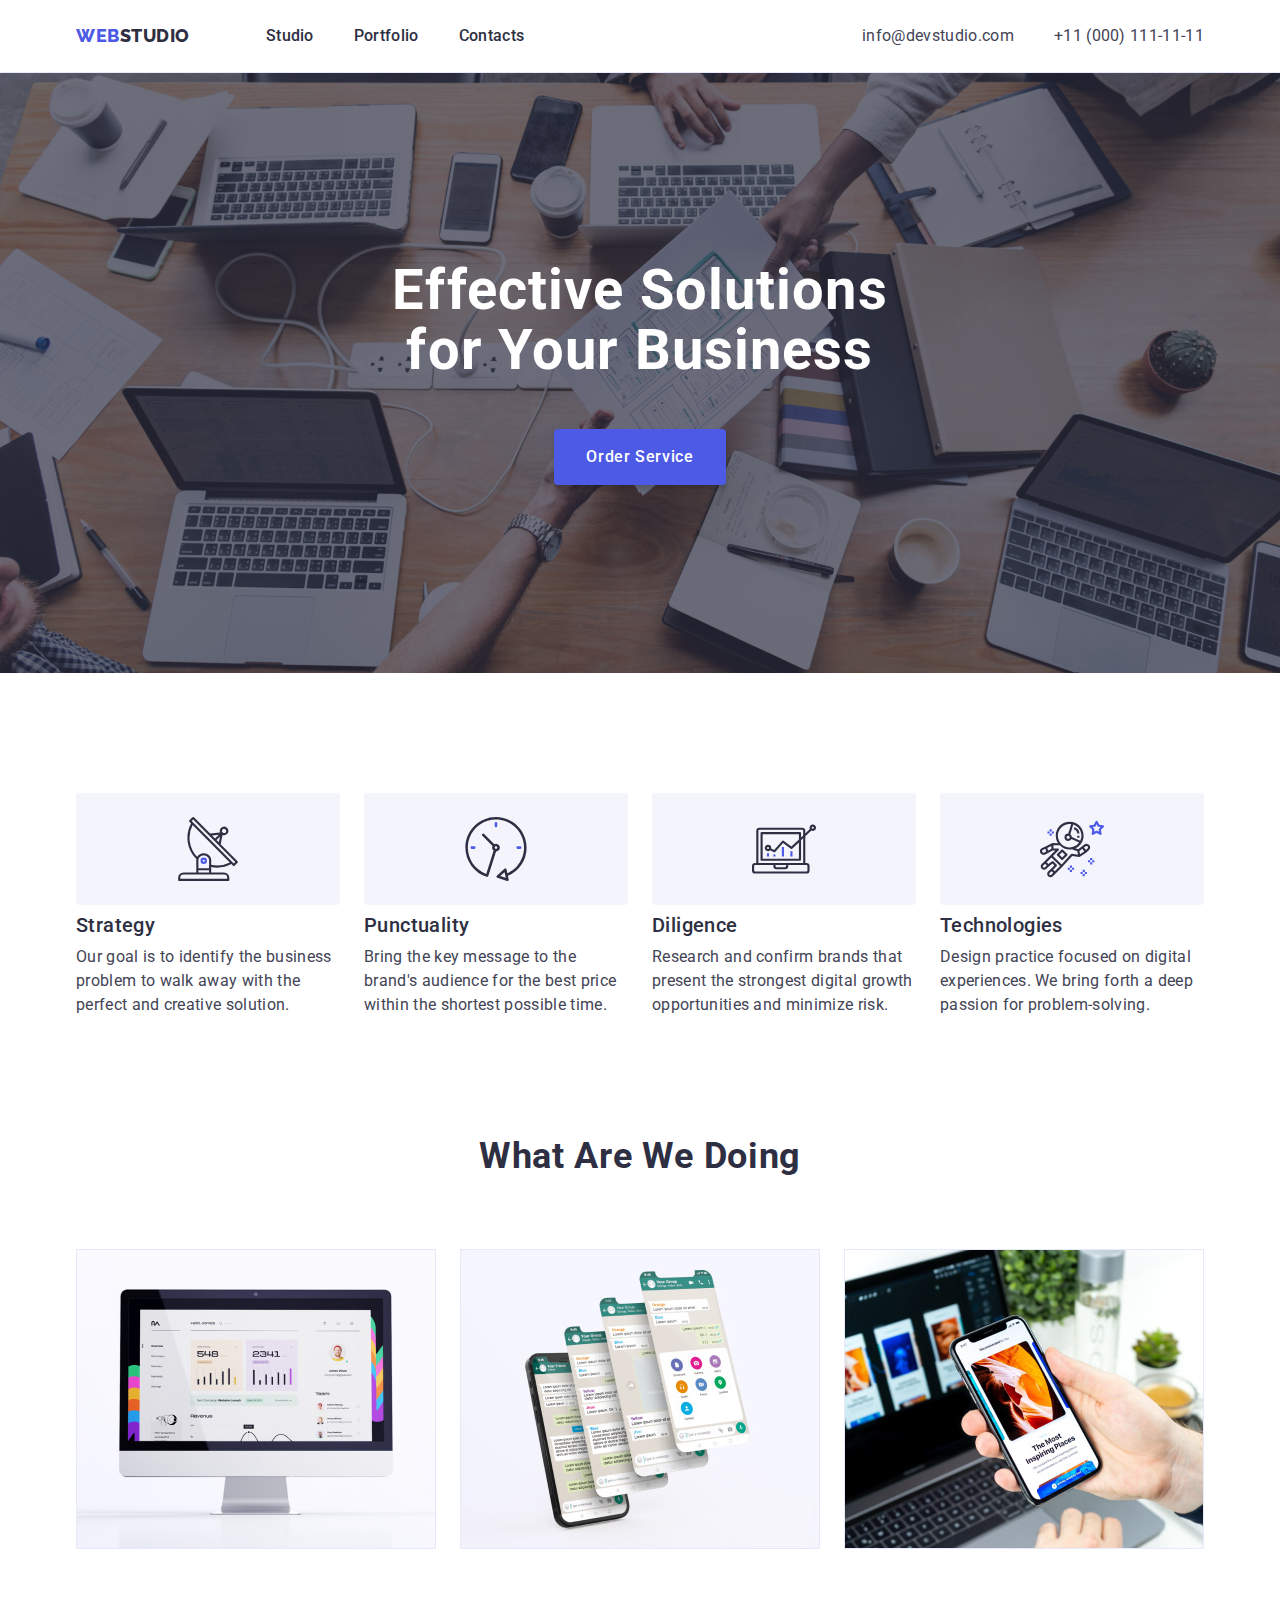
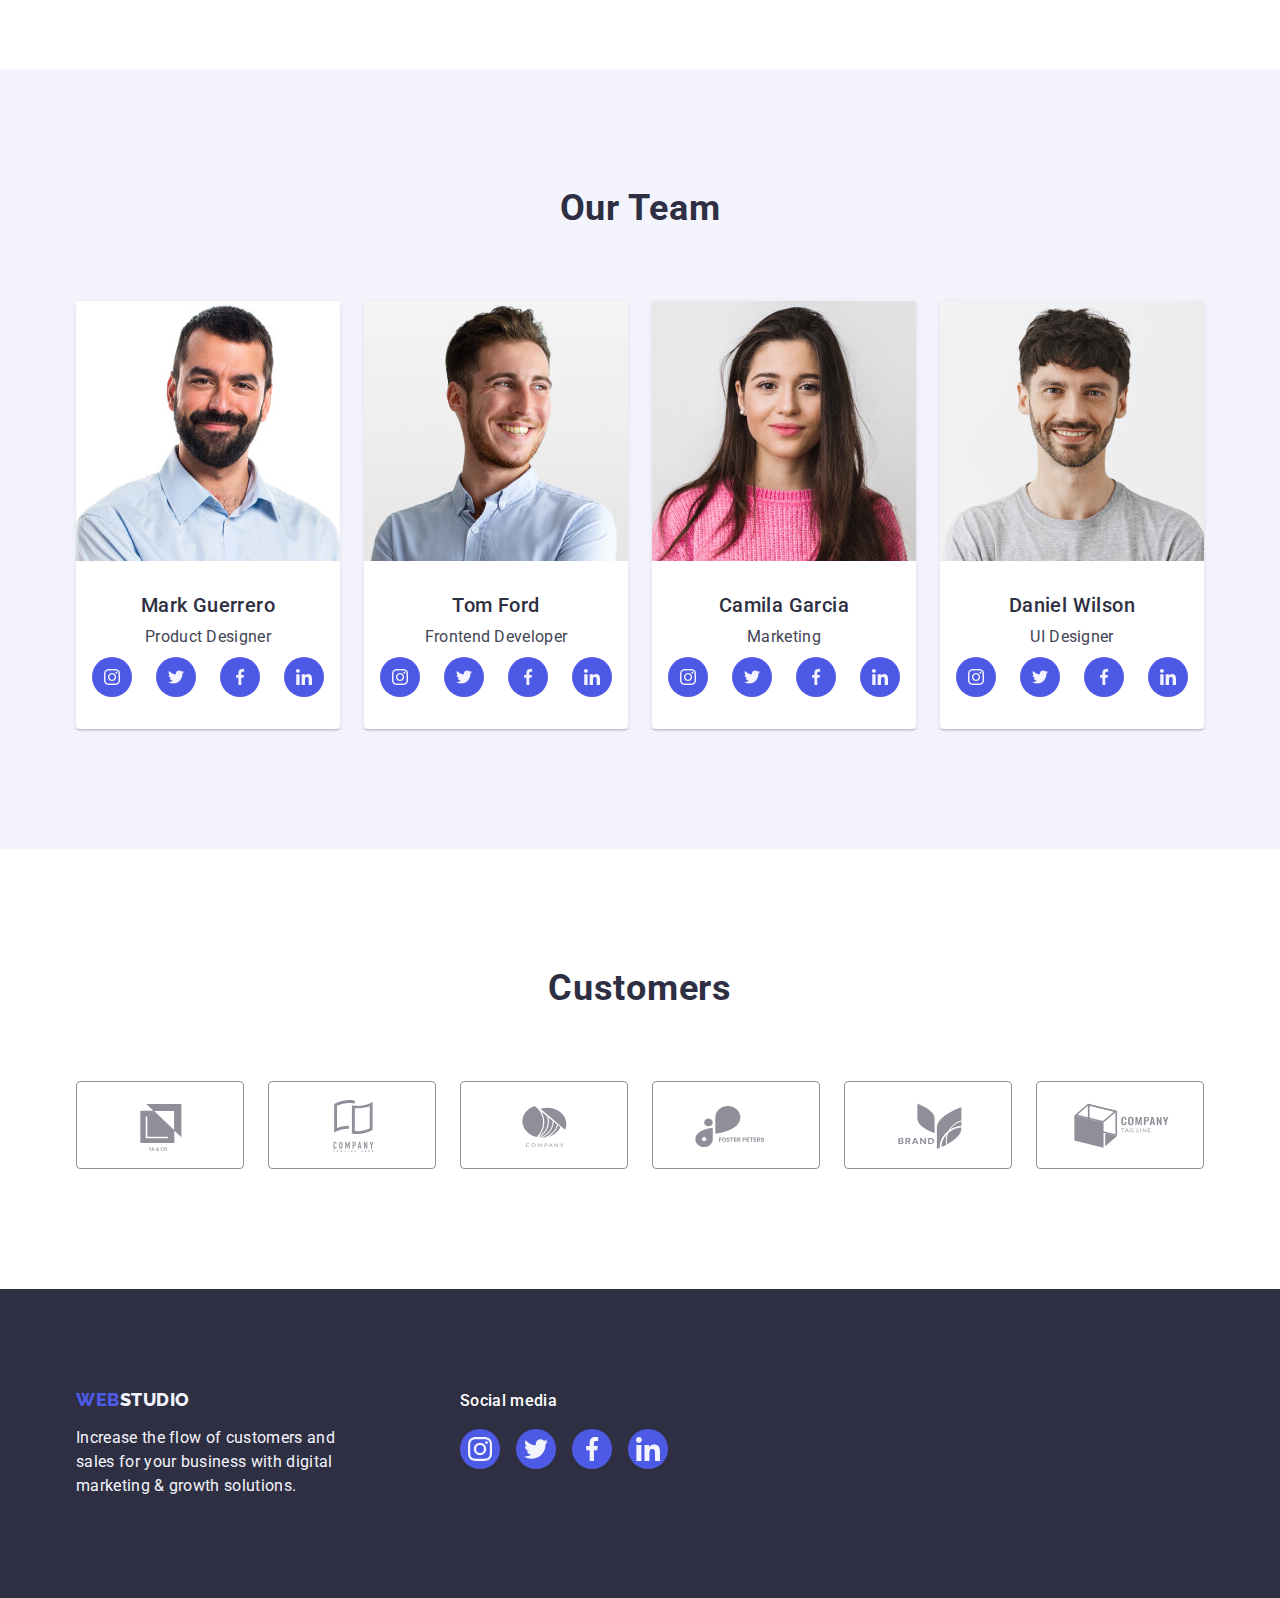
<file: index.html>
<!DOCTYPE html>
<html lang="en">
  <head>
    <meta charset="UTF-8" />
    <meta http-equiv="X-UA-Compatible" content="IE=edge" />
    <meta name="viewport" content="width=device-width, initial-scale=1.0" />
    <link rel="preconnect" href="https://fonts.googleapis.com" />
    <link rel="preconnect" href="https://fonts.gstatic.com" crossorigin />
    <link
      href="https://fonts.googleapis.com/css2?family=Raleway:wght@800&family=Roboto:wght@400;500;700&display=swap"
      rel="stylesheet"
    />
    <link
      rel="stylesheet"
      href="https://cdn.jsdelivr.net/npm/modern-normalize@1.1.0/modern-normalize.min.css"
    />
    <link rel="stylesheet" href="./css/styles.css" />
    <title>WEBSTUDIO</title>
  </head>
  <body>
    <header class="site-header">
      <div class="container header">
        <nav class="site-nav">
          <a class="logo-main link" href="./index.html"
            >Web<span class="logo-accent">Studio</span>
          </a>
          <ul class="list filter">
            <li class="nav">
              <a class="nav-item link" href="./index.html">Studio</a>
            </li>
            <li class="nav">
              <a class="nav-item link" href="./portfolio.html">Portfolio</a>
            </li>
            <li class="nav">
              <a class="nav-item link" href="">Contacts</a>
            </li>
          </ul>
        </nav>
        <address class="contact">
          <ul class="list contact-list">
            <li class="contact-card">
              <a class="contact-item link" href="mailto:info@devstudio.com"
                >info@devstudio.com</a
              >
            </li>
            <li class="contact-card">
              <a class="contact-item link" href="tel:+110001111111"
                >+11 (000) 111-11-11</a
              >
            </li>
          </ul>
        </address>
      </div>
    </header>

    <!--------------HERO (section 1)--------------------->
    <main>
      <section class="hero">
        <div class="container">
          <h1 class="hero-main">Effective Solutions for Your Business</h1>
          <button class="hero-button" type="button">Order Service</button>
        </div>
      </section>

      <!-------------Principles (section 2)-------------->
      <section class="principles">
        <div class="container">
          <h2 class="visually-hidden">Principles</h2>
          <ul class="list">
            <li class="principles-card">
              <div class="icon-card">
                <svg class="icon-principles" width="64" height="64">
                  <use href="./images/icons.svg#icon-antenna"></use>
                </svg>
              </div>
              <h3 class="principles-menu-name">Strategy</h3>
              <p class="principles-item-descr">
                Our goal is to identify the business problem to walk away with
                the perfect and creative solution.
              </p>
            </li>
            <li class="principles-card">
              <div class="icon-card">
                <svg class="icon-principles" width="64" height="64">
                  <use href="./images/icons.svg#icon-clock"></use>
                </svg>
              </div>
              <h3 class="principles-menu-name">Punctuality</h3>
              <p class="principles-item-descr">
                Bring the key message to the brand's audience for the best price
                within the shortest possible time.
              </p>
            </li>
            <li class="principles-card">
              <div class="icon-card">
                <svg class="icon-principles" width="64" height="64">
                  <use href="./images/icons.svg#icon-diagram"></use>
                </svg>
              </div>
              <h3 class="principles-menu-name">Diligence</h3>
              <p class="principles-item-descr">
                Research and confirm brands that present the strongest digital
                growth opportunities and minimize risk.
              </p>
            </li>
            <li class="principles-card">
              <div class="icon-card">
                <svg class="icon-principles" width="64" height="64">
                  <use href="./images/icons.svg#icon-astronaut"></use>
                </svg>
              </div>
              <h3 class="principles-menu-name">Technologies</h3>
              <p class="principles-item-descr">
                Design practice focused on digital experiences. We bring forth a
                deep passion for problem-solving.
              </p>
            </li>
          </ul>
        </div>
      </section>
      <!-- -----------GALLERY (section 3)------------------- -->
      <section class="gallery">
        <div class="container">
          <h2 class="gallery-name">What are we doing</h2>
          <ul class="list">
            <li class="gallery-list-item">
              <img
                src="./images/optim_size/Gallery/desktop.jpg"
                alt="Desktop"
                width="360"
              />
            </li>
            <li class="gallery-list-item">
              <img
                src="./images/optim_size/Gallery/phones.jpg"
                alt="Phones"
                width="360"
              />
            </li>
            <li class="gallery-list-item">
              <img
                src="./images/optim_size/Gallery/app.jpg"
                alt="Application"
                width="360"
              />
            </li>
          </ul>
        </div>
      </section>
      <!-- ----------OUR TEAM (section 4)----------------- -->
      <section class="team">
        <div class="container team-menu">
          <h2 class="team-list">Our Team</h2>
          <ul class="list team-item">
            <li class="team-card">
              <img
                src="./images/optim_size/Team/img1.jpg"
                alt="Product Designer Mark Guerrero"
                width="264"/>
              <div class="team-member">
                <h3 class="menu-name">Mark Guerrero</h3>
                <p class="item-descr">Product Designer</p>
              
                <ul class="list social-media">
                  <li class="social-media-item">
                    <a class="team-media-link" href="">
                      <svg class="icon-social-media" width="16" height="16">
                        <use href="./images/icons.svg#icon-instagram"></use>
                      </svg>
                    </a>
                  </li>
                  <li class="social-media-item">
                    <a class="team-media-link" href="">
                      <svg class="icon-social-media" width="16" height="16">
                        <use href="./images/icons.svg#icon-twitter"></use>
                      </svg>
                    </a>
                  </li>
                  <li class="social-media-item">
                    <a class="team-media-link" href="">
                      <svg class="icon-social-media" width="16" height="16">
                        <use href="./images/icons.svg#icon-facebook"></use>
                      </svg>
                    </a>
                  </li>
                  <li class="social-media-item">
                    <a class="team-media-link" href="">
                      <svg class="icon-social-media" width="16" height="16">
                        <use href="./images/icons.svg#icon-linkedin"></use>
                      </svg>
                    </a>
                  </li>
                </ul>
              </div>
            </li>
            <li class="team-card">
              <img
                src="./images/optim_size/Team/img2.jpg"
                alt="Frontend Developer Tom Ford"
                width="264"
              />
              <div class="team-member">
                <h3 class="menu-name">Tom Ford</h3>
                <p class="item-descr">Frontend Developer</p>
              
                <ul class="list social-media">
                  <li class="social-media-item">
                    <a class="team-media-link" href="">
                      <svg class="icon-social-media" width="16" height="16">
                        <use href="./images/icons.svg#icon-instagram"></use>
                      </svg>
                    </a>
                  </li>
                  <li class="social-media-item">
                    <a class="team-media-link" href="">
                      <svg class="icon-social-media" width="16" height="16">
                        <use href="./images/icons.svg#icon-twitter"></use>
                      </svg>
                    </a>
                  </li>
                  <li class="social-media-item">
                    <a class="team-media-link" href="">
                      <svg class="icon-social-media" width="16" height="16">
                        <use href="./images/icons.svg#icon-facebook"></use>
                      </svg>
                    </a>
                  </li>
                  <li class="social-media-item">
                    <a class="team-media-link" href="">
                      <svg class="icon-social-media" width="16" height="16">
                        <use href="./images/icons.svg#icon-linkedin"></use>
                      </svg>
                    </a>
                  </li>
                </ul>
              </div>
            </li>
            <li class="team-card">
              <img
                src="./images/optim_size/Team/img3.jpg"
                alt="Marketing Camila Garcia"
                width="264"
              />
              <div class="team-member">
                <h3 class="menu-name">Camila Garcia</h3>
                <p class="item-descr">Marketing</p>
              
                <ul class="list social-media">
                  <li class="social-media-item">
                    <a class="team-media-link" href="">
                      <svg class="icon-social-media" width="16" height="16">
                        <use href="./images/icons.svg#icon-instagram"></use>
                      </svg>
                    </a>
                  </li>
                  <li class="social-media-item">
                    <a class="team-media-link" href="">
                      <svg class="icon-social-media" width="16" height="16">
                        <use href="./images/icons.svg#icon-twitter"></use>
                      </svg>
                    </a>
                  </li>
                  <li class="social-media-item">
                    <a class="team-media-link" href="">
                      <svg class="icon-social-media" width="16" height="16">
                        <use href="./images/icons.svg#icon-facebook"></use>
                      </svg>
                    </a>
                  </li>
                  <li class="social-media-item">
                    <a class="team-media-link" href="">
                      <svg class="icon-social-media" width="16" height="16">
                        <use href="./images/icons.svg#icon-linkedin"></use>
                      </svg>
                    </a>
                  </li>
                </ul>
              </div>
            </li>
            <li class="team-card">
              <img
                src="./images/optim_size/Team/img4.jpg"
                alt="UI Designer Daniel Wilson"
                width="264"
              />
              <div class="team-member">
                <h3 class="menu-name">Daniel Wilson</h3>
                <p class="item-descr">UI Designer</p>
              
                <ul class="list social-media">
                  <li class="social-media-item">
                    <a class="team-media-link" href="">
                      <svg class="icon-social-media" width="16" height="16">
                        <use href="./images/icons.svg#icon-instagram"></use>
                      </svg>
                    </a>
                  </li>
                  <li class="social-media-item">
                    <a class="team-media-link" href="">
                      <svg class="icon-social-media" width="16" height="16">
                        <use href="./images/icons.svg#icon-twitter"></use>
                      </svg>
                    </a>
                  </li>
                  <li class="social-media-item">
                    <a class="team-media-link" href="">
                      <svg class="icon-social-media" width="16" height="16">
                        <use href="./images/icons.svg#icon-facebook"></use>
                      </svg>
                    </a>
                  </li>
                  <li class="social-media-item">
                    <a class="team-media-link" href="">
                      <svg class="icon-social-media" width="16" height="16">
                        <use href="./images/icons.svg#icon-linkedin"></use>
                      </svg>
                    </a>
                  </li>
                </ul>
              </div>
            </li>
          </ul>
        </div>
      </section>
      <!-- CUSTOMERS (section 5) -->
      <section class="customers-section">
        <div class="container customers-menu">
          <h2 class="customers">Customers</h2>
          <ul class="list customers-card">
            <li class="customers-item">
              <a class="customer-link" href="">
                <svg class="svg-icon" width="104" height="56">
                  <use href="./images/icons.svg#icon-Logo1"></use>
                </svg>
              </a>
            </li>
            <li class="customers-item">
              <a class="customer-link" href="">
                <svg class="svg-icon" width="104" height="56">
                  <use href="./images/icons.svg#icon-Logo2"></use>
                </svg>
              </a>
            </li>
            <li class="customers-item">
              <a class="customer-link" href="">
                <svg class="svg-icon" width="104" height="56">
                  <use href="./images/icons.svg#icon-Logo3"></use>
                </svg>
              </a>
            </li>
            <li class="customers-item">
              <a class="customer-link" href="">
                <svg class="svg-icon" width="104" height="56">
                  <use href="./images/icons.svg#icon-Logo4"></use>
                </svg>
              </a>
            </li>
            <li class="customers-item">
              <a class="customer-link" href="">
                <svg class="svg-icon" width="104" height="56">
                  <use href="./images/icons.svg#icon-Logo5"></use>
                </svg>
              </a>
            </li>
            <li class="customers-item">
              <a class="customer-link" href="">
                <svg class="svg-icon" width="104" height="56">
                  <use href="./images/icons.svg#icon-Logo6"></use>
                </svg>
              </a>
            </li>
          </ul>
        </div>
      </section>
    </main>
    <!-- FOOTER -->
    <footer class="footer">
      <div class="container section-footer">
        <div class="section-footer-logo">
          <a class="logo-footer link" href="./index.html"
            >Web<span class="logo-footer-accent">Studio</span></a
          >
          <p class="footer-descr">
            Increase the flow of customers and sales for your business with
            digital marketing & growth solutions.
          </p>
        </div>
        <div class="social-media-block">
          <p class="social-media-footer">Social media</p>
          <ul class="list social-media-list">
            <li class="social-media-item">
              <a class="social-media-link" href="">
                <svg class="svg-footer" width="24" height="24">
                  <use href="./images/icons.svg#icon-instagram"></use>
                </svg>
              </a>
            </li>
            <li class="social-media-item">
              <a class="social-media-link" href="">
                <svg class="svg-footer" width="24" height="24">
                  <use href="./images/icons.svg#icon-twitter"></use>
                </svg>
              </a>
            </li>
            <li class="social-media-item">
              <a class="social-media-link" href="">
                <svg class="svg-footer" width="24" height="24">
                  <use href="./images/icons.svg#icon-facebook"></use>
                </svg>
              </a>
            </li>
            <li class="social-media-item">
              <a class="social-media-link" href="">
                <svg class="svg-footer" width="24" height="24">
                  <use href="./images/icons.svg#icon-linkedin"></use>
                </svg>
              </a>
            </li>
          </ul>
        </div>
      </div>
    </footer>
  </body>
</html>
</file>
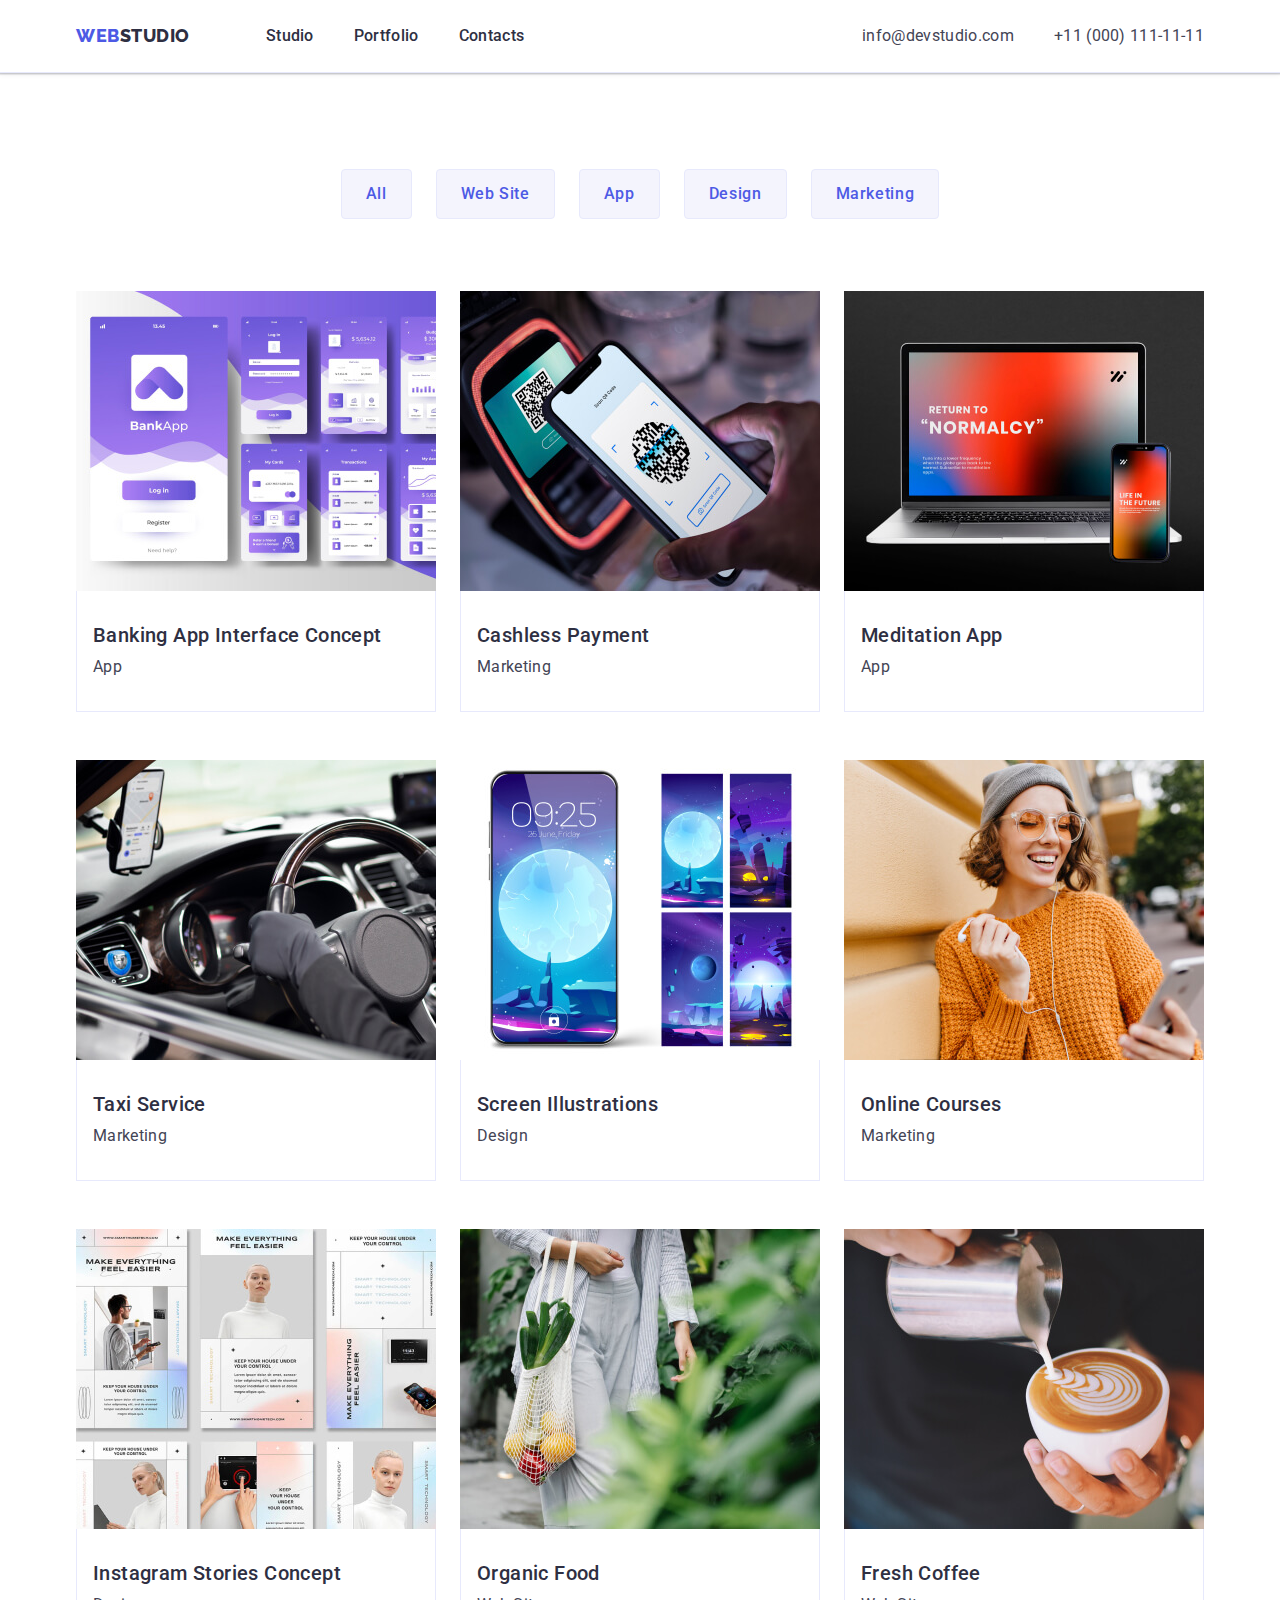
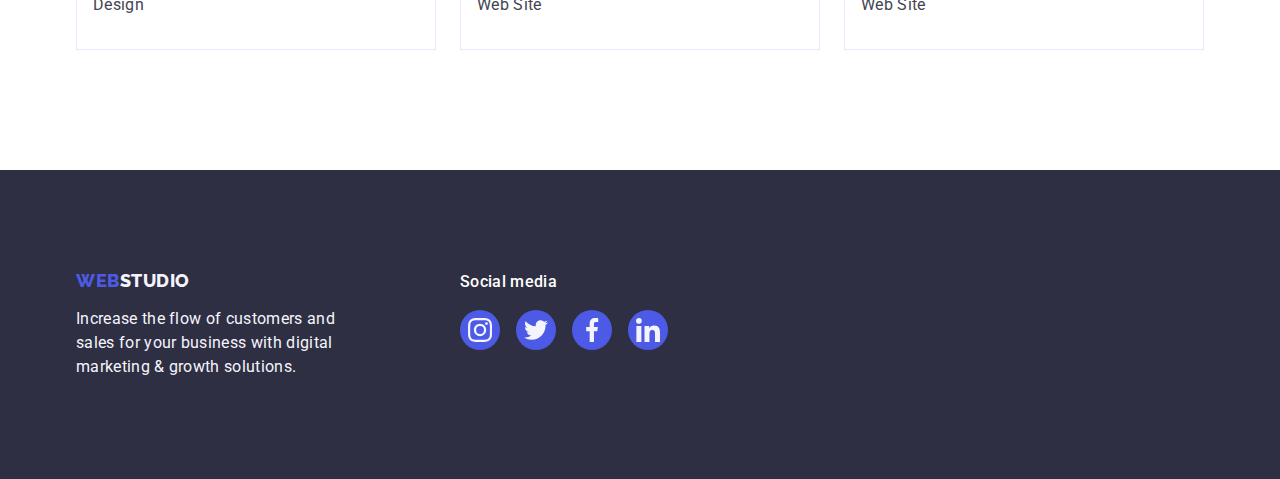
<file: portfolio.html>
<!DOCTYPE html>
<html lang="en">
  <head>
    <meta charset="UTF-8" />
    <meta http-equiv="X-UA-Compatible" content="IE=edge" />
    <meta name="viewport" content="width=device-width, initial-scale=1.0" />
    <link rel="preconnect" href="https://fonts.googleapis.com" />
    <link rel="preconnect" href="https://fonts.gstatic.com" crossorigin />
    <link
      href="https://fonts.googleapis.com/css2?family=Raleway:wght@800&family=Roboto:wght@400;500;700&display=swap"
      rel="stylesheet"
    />
    <link
      rel="stylesheet"
      href="https://cdn.jsdelivr.net/npm/modern-normalize@1.1.0/modern-normalize.min.css"
    />
    <link rel="stylesheet" href="./css/styles.css" />
    <title>WEBSTUDIO</title>
  </head>
  <body>
    <header class="site-header">
      <div class="container header">
        <nav class="site-nav">
          <a class="logo-main link" href="./index.html"
            >Web<span class="logo-accent">Studio</span></a
          >
          <ul class="list filter">
            <li class="nav">
              <a class="nav-item link" href="./index.html">Studio</a>
            </li>
            <li class="nav">
              <a class="nav-item link" href="./portfolio.html">Portfolio</a>
            </li>
            <li class="nav"><a class="nav-item link" href="">Contacts</a></li>
          </ul>
        </nav>
        <address class="contact">
          <ul class="list contact-list">
            <li class="contact-card">
              <a class="contact-item link" href="mailto:info@devstudio.com"
                >info@devstudio.com</a
              >
            </li>
            <li class="contact-card">
              <a class="contact-item link" href="tel:+110001111111"
                >+11 (000) 111-11-11</a
              >
            </li>
          </ul>
        </address>
      </div>
    </header>

    <!-- Menu-Navigation -->
    <main>
      <section class="portfolio-page">
        <div class="container">
          <h1 class="visually-hidden">Menu-Navigation</h1>
          <ul class="list portfolio">
            <li><button class="portfolio-menu" type="button">All</button></li>
            <li>
              <button class="portfolio-menu" type="button">Web Site</button>
            </li>
            <li><button class="portfolio-menu" type="button">App</button></li>
            <li>
              <button class="portfolio-menu" type="button">Design</button>
            </li>
            <li>
              <button class="portfolio-menu" type="button">Marketing</button>
            </li>
          </ul>

          <!-- Portfolio-->

          <ul class="list flex-container">
            <li class="portfolio-item">
              <a class="link portfolio-card" href="">
                <img
                  src="./images/portflio_gallery/optim_size/img1.jpg"
                  alt="Bank App"
                  width="360"
                  height="300"
                />
                <div class="portfolio-element">
                  <h2 class="portfolio-name">Banking App Interface Concept</h2>
                  <p class="portfolio-descr">App</p>
                </div>
              </a>
            </li>

            <li class="portfolio-item">
              <a class="link portfolio-card" href="">
                <img
                  src="./images/portflio_gallery/optim_size/img2.jpg"
                  alt="Cashless Payment"
                  width="360"
                  height="300"
                />
                <div class="portfolio-element">
                  <h2 class="portfolio-name">Cashless Payment</h2>
                  <p class="portfolio-descr">Marketing</p>
                </div>
              </a>
            </li>
            <li class="portfolio-item">
              <a class="link portfolio-card" href="">
                <img
                  src="./images/portflio_gallery/optim_size/img3.jpg"
                  alt="Meditation App"
                  width="360"
                  height="300"
                />
                <div class="portfolio-element">
                  <h2 class="portfolio-name">Meditation App</h2>
                  <p class="portfolio-descr">App</p>
                </div>
              </a>
            </li>

            <li class="portfolio-item">
              <a class="link portfolio-card" href="">
                <img
                  src="./images/portflio_gallery/optim_size/img4.jpg"
                  alt="Taxi Service"
                  width="360"
                  height="300"
                />
                <div class="portfolio-element">
                  <h2 class="portfolio-name">Taxi Service</h2>
                  <p class="portfolio-descr">Marketing</p>
                </div>
              </a>
            </li>
            <li class="portfolio-item">
              <a class="link portfolio-card" href="">
                <img
                  src="./images/portflio_gallery/optim_size/img5.jpg"
                  alt="Screen Illustrations"
                  width="360"
                  height="300"
                />
                <div class="portfolio-element">
                  <h2 class="portfolio-name">Screen Illustrations</h2>
                  <p class="portfolio-descr">Design</p>
                </div>
              </a>
            </li>

            <li class="portfolio-item">
              <a class="link portfolio-card" href="">
                <img
                  src="./images/portflio_gallery/optim_size/img6.jpg"
                  alt="Online Courses"
                  width="360"
                  height="300"
                />
                <div class="portfolio-element">
                  <h2 class="portfolio-name">Online Courses</h2>
                  <p class="portfolio-descr">Marketing</p>
                </div>
              </a>
            </li>
            <li class="portfolio-item">
              <a class="link portfolio-card" href="">
                <img
                  src="./images/portflio_gallery/optim_size/img7.jpg"
                  alt="Instagram Stories Concept"
                  width="360"
                  height="300"
                />
                <div class="portfolio-element">
                  <h2 class="portfolio-name">Instagram Stories Concept</h2>
                  <p class="portfolio-descr">Design</p>
                </div>
              </a>
            </li>

            <li class="portfolio-item">
              <a class="link portfolio-card" href="">
                <img
                  src="./images/portflio_gallery/optim_size/img8.jpg"
                  alt="Organic Food"
                  width="360"
                  height="300"
                />
                <div class="portfolio-element">
                  <h2 class="portfolio-name">Organic Food</h2>
                  <p class="portfolio-descr">Web Site</p>
                </div>
              </a>
            </li>

            <li class="portfolio-item">
              <a class="link portfolio-card" href="">
                <img
                  src="./images/portflio_gallery/optim_size/img9.jpg"
                  alt="Fresh Coffee"
                  width="360"
                  height="300"
                />
                <div class="portfolio-element">
                  <h2 class="portfolio-name">Fresh Coffee</h2>
                  <p class="portfolio-descr">Web Site</p>
                </div>
              </a>
            </li>
          </ul>
        </div>
      </section>
    </main>
    <!-- FOOTER -->
     <footer class="footer">
      <div class="container section-footer">
        <div class="section-footer-logo">
          <a class="logo-footer link" href="./index.html"
            >Web<span class="logo-footer-accent">Studio</span></a
          >
          <p class="footer-descr">
            Increase the flow of customers and sales for your business with
            digital marketing & growth solutions.
          </p>
        </div>
        <div class="social-media-block">
          <p class="social-media-footer">Social media</p>
          <ul class="list social-media-list">
            <li class="social-media-item">
              <a class="social-media-link" href="">
                <svg class="svg-footer" width="24" height="24">
                  <use href="./images/icons.svg#icon-instagram"></use>
                </svg>
              </a>
            </li>
            <li class="social-media-item">
              <a class="social-media-link" href="">
                <svg class="svg-footer" width="24" height="24">
                  <use href="./images/icons.svg#icon-twitter"></use>
                </svg>
              </a>
            </li>
            <li class="social-media-item">
              <a class="social-media-link" href="">
                <svg class="svg-footer" width="24" height="24">
                  <use href="./images/icons.svg#icon-facebook"></use>
                </svg>
              </a>
            </li>
            <li class="social-media-item">
              <a class="social-media-link" href="">
                <svg class="svg-footer" width="24" height="24">
                  <use href="./images/icons.svg#icon-linkedin"></use>
                </svg>
              </a>
            </li>
          </ul>
        </div>
      </div>
    </footer>
  </body>
</html>
</file>
<file: css/styles.css>
/* ===========VARIABLESS============= */
:root 
{
--main-font: 'Roboto', sans-serif;
--secondary-font: 'Raleway', sans-serif;
--primary-background: #FFFFFF;
--secondary-background: #2E2F42;
--primary-text-color: #2E2F42;
--accent-color: #4D5AE5;
--secondary-text-color: #434455;
--second-accent-color:#31d0aa;
}

*,
*::before,
*::after 
{
box-sizing: border-box;
}

.container
{
width: 1158px;
padding-left: 15px;
padding-right: 15px;
margin-right: auto;
margin-left: auto;
}

h1,h2,h3,h4,h5,h6,p 
{
margin: 0;
}

ul, ol
{
margin: 0;
padding: 0;
}

img
{
display: block;
}

body
{
font-family: var(--main-font);
font-size: 14px;
color: var(--secondary-text-color);
background-color: var(--primary-background);
margin: 0;
}

/* ===========GENERAL============= */

button {cursor: pointer;}

.link 
{
text-decoration: none;
}

.contact
{
font-style: normal;
}

.list
{
list-style-type: none;
font-style: normal;
padding: 0;
margin: 0;
}
/* =============HEADER-LOGO==================== */
.header {
display: flex;
align-items: center;
}

.logo-accent
{
color: var(--primary-text-color);
text-transform: uppercase;
} 

.logo-main
{
font-family: 'Raleway', sans-serif;
font-weight: 800;
font-size: 18px;
line-height: 1.17;
letter-spacing: 0.03em;
text-transform: uppercase;
color: var(--accent-color);
text-decoration: none;

margin-right: 76px;
}

.menu-navigation
{
height: 72px;
}

.filter
{
display: flex;
}

.nav
{
margin-right: 40px;
}

.nav:last-child
{
margin-right: 0px;
}

.site-header
{
align-items: center;
border-bottom: 1px solid #e7e9fc;
box-shadow: 0px 1px 6px rgba(46, 47, 66, 0.08),
0px 1px 1px rgba(46, 47, 66, 0.16),
0px 2px 1px rgba(46, 47, 66, 0.08);
}

.site-nav
{
display: flex;  
align-items: center 
}

.contact-list
{
display: flex;
justify-content: flex-end;
margin-left: auto;
}

.nav-item:hover,
.nav-item:focus 
{
color: #404bbf;   
}

.contact
{
font-style: normal;
list-style: none;
display: flex;
margin-left: auto;

}

.nav-item 
{
font-weight: 500;
font-size: 16px;
line-height: 1.5;
letter-spacing: 0.02em;
color: var(--primary-text-color);
text-decoration: none;
list-style: none;

display: block;
padding: 24px 0;
}


.contact-item:hover,
.contact-item:focus 
{
color: #404bbf ;   
}

.contact-item
{
font-size: 16px;
line-height: 1.5;
letter-spacing: 0.02em;
color: var(--secondary-text-color);
font-style: normal;
text-decoration: none;
list-style: none;
}

.contact-card
{
margin-right: 40px;
}

.contact-card:last-child
{margin-right: 0px;}

/* =================HERO (section 1)=================== */
.hero 
{
background-color: var(--secondary-background);
background-image: linear-gradient(
rgba(46, 47, 66, 0.7),
rgba(46, 47, 66, 0.7)),
url(../images/optim_size/Hero-main/hero-main.jpg);
text-align: center;
max-width: 1440px;
height: 600px;
background-position: center;
background-repeat: no-repeat;
background-size: cover;

margin: 0 auto;
padding-top: 188px;
padding-bottom: 188px;
}

.hero-main 
{
font-weight: 700;
font-size: 56px;
line-height: 1.07;
text-align: center;
letter-spacing: 0.02em;
color: #FFFFFF;

margin-left: 316px;
margin-right: 316px;
max-width: 496px; 
}

.hero-button
{
font-family: Roboto, sans-serif; 
font-weight: 500;
font-size: 16px;
line-height: 1.5;
align-items: center;
letter-spacing: 0.04em;
color: #FFFFFF;
background-color: var(--accent-color);

padding: 16px 32px;
gap: 10px;
background: #4D5AE5;
box-shadow: 0px 4px 4px rgba(0, 0, 0, 0.15);
border-radius: 4px;
border-color: #4d5ae5;

display: block;
border: none;
min-width: 169px;
    height: 56px;
    margin-right: auto;
    margin-left: auto;

margin-top: 48px;
box-shadow: 0px 4px 4px rgba(0, 0, 0, 0.15);
border-radius: 4px;
}

.hero-button:hover
{
background-color: #404BBF;
}

.hero-button:focus 
{
background-color: #404BBF;
}

/* ==============Principles (section 2)=============== */

.list
{
display: flex;
justify-content: space-around;
}

.visually-hidden {
position: absolute;
width: 1px;
height: 1px;
margin: -1px;
border: 0;
padding: 0;
white-space: nowrap;
clip-path: inset(100%);
clip: rect(0 0 0 0);
overflow: hidden;
}

.icon-card
{
display: flex;
justify-content: center;
align-items: center;
margin-bottom: 8px;
height: 112px;
background-color: #F4F4FD;
border-radius: 4px;
background-position: center;
background-repeat: no-repeat;
}

.principles
{
padding: 120px 0;
}
.principles-card
{
margin-right: 24px;
width: calc((100% - 72px) / 4); 
}

.principles-card:last-child
{
margin-right: 0;
}

.principles-menu-name
{    
font-weight: 500;
font-size: 20px;
line-height: 1.2;
letter-spacing: 0.02em;
color: var(--primary-text-color); 
margin-bottom: 8px;
}

.principles-item-descr
{    
font-size: 16px;
line-height: 1.5;
letter-spacing: 0.02em;
color: var(--secondary-text-color);
}

/* ============GALLERY (section 3)================= */
.gallery
{      
font-weight: 700;
font-size: 36px;
line-height: 1.11;
text-align: center;
letter-spacing: 0.02em;
text-transform: capitalize;
color: var(--primary-text-color);

padding-bottom: 120px;
}

.gallery-name
{
font-weight: 700;
font-size: 36px;
line-height: 1.11;
text-align: center;
letter-spacing: 0.02em;
text-transform: capitalize;
color: #2E2F42;
margin-bottom: 72px;
}

.gallery-list-item
{
list-style-type: none; 
margin-right: 24px;

width: calc((100% - 48px) / 3); 
}

.gallery-list-item:last-child
{
margin-right: 0;
}

.menu-name
{    
font-weight: 500;
font-size: 20px;
line-height: 1.2;
letter-spacing: 0.02em;
color: var(--primary-text-color); 
text-align: center;

margin-bottom: 8px;
}

.item-descr
{    
margin-bottom: 8px;
font-size: 16px;
line-height: 1.5;
letter-spacing: 0.02em;
color: var(--secondary-text-color);
text-align: center;
}

/* ===============OUR TEAM (section 4)================ */
.team {
list-style-type: none;
width: 1440;
height: 732;
background-color: #F4F4FD;
padding: 120px 0;
}

.team-list {
font-weight: 700;
font-size: 36px;
line-height: 1.11;
text-align: center;
letter-spacing: 0.02em;
text-transform: capitalize;
color: var(--primary-text-color);

margin-bottom: 72px;
}

.team-item
{
display: flex;
gap: 24px; 

}

.team-card
{
background-color: #FFFFFF;

border-radius: 0px 0px 4px 4px; 
box-shadow: 0px 1px 6px rgba(46, 47, 66, 0.08),
    0px 1px 1px rgba(46, 47, 66, 0.16),
    0px 2px 1px rgba(46, 47, 66, 0.08);
}

.team-member
{
padding: 32px 0;
}

.social-media
{
display: flex;
justify-content: center;
gap: 24px;
}

.icon-social-media
{
width: 16px;
height: 16px;
}

.social-media-item
{
width: 40px;
height: 40px;
}

.team-media-link
{
display: flex;
justify-content: center;
align-items: center;
width: 100%;
height: 100%;
border: var(--accent-color);
background-color: var(--accent-color);
border-radius: 50% 50%;
}

.icon-social-media
{
fill: #f4f4fd;
}

.team-media-link:focus,
.team-media-link:hover
{
background-color: #404bbf;
}
/* ==============Customers (section 5)========== */

.customers {
font-weight: 700;
font-size: 36px;
line-height: 1.1;
text-align: center;
letter-spacing: 0.02em;
text-transform: capitalize;
color: var(--primary-text-color);

margin-bottom: 72px;
}

.customers-section
{
padding-top: 120px;
padding-bottom: 120px;
}

.customers-card
{
gap: 24px;
}

.svg-icon
{
width: 104px;
height: 56px;
fill: currentColor;
}
.customers-item
{

height: 88px;
width: calc((100% - 120px) / 6);
}


.customer-link
{
width: 100%;
height: 100%;
border: 1px solid #8e8f99;
border: radius 4px;
display: flex;
align-items: center;
justify-content: center;
color:#8e8f99;
border-radius: 4px;
}


.customer-link:hover,
.customer-link:focus
{
border-color: #404bbf;
color: #404bbf;
}


/* ===============FOOTER============= */

.footer {
background-color: var(--secondary-background);
padding-top: 100px;
padding-bottom: 100px;
display: flex;
}

.svg-footer
{
width: 24px;
height: 24px;
fill:#f4f4fd;
}
.section-footer
{
display: flex; 
align-items: baseline
}

.section-footer-logo
{
margin-right: 120px;
}

.logo-footer 
{
font-family: Raleway, sans-serif;
font-weight: 800;
font-size: 18px;
line-height: 1.17;
align-items: center;
letter-spacing: 0.03em;
text-transform: uppercase;
color: var(--accent-color);
text-decoration: none;

display: inline-block;
margin-bottom: 16px;
}

.logo-footer-accent
{
color: #F4F4FD;
text-transform: uppercase;
}

.footer-descr
{
font-size: 16px;
line-height: 1.5;
letter-spacing: 0.02em;
color: #F4F4FD;

display: block;
width: 264px;
}

.social-media-block
{
display: block;
}

.social-media-footer
{
font-weight: 500;
font-size: 16px;
line-height: 1.5;
letter-spacing: 0.02em;
color: #FFFFFF;;
margin-bottom: 16px;
}

.social-media-list
{
display: flex;
justify-content: center;
gap: 16px;
}

.social-media-link
{
height: 100%;
width: 100%;
background-color: #4d5ae5;
border-radius: 50%;
display: flex;
align-items: center;
justify-content: center;
}

.social-media-link:hover,
.social-media-link:focus
{
background-color: var(--second-accent-color);
}

.social-media-item
{
height: 40px;
}

/* ================Portfolio============ */
.portfolio-page
{
padding: 96px 0 120px;
}

.portfolio
{
display: flex;
gap: 24px;
justify-content: center;
margin-bottom: 72px
}

.flex-container
{
display: flex;
flex-wrap:wrap;
column-gap: 24px;
row-gap: 48px;
}

.portfolio-item
{
display: block;
width: 360;
}

.portfolio-card
{
display: block;
}

.portfolio-card:hover,
.portfolio-card:focus
{
box-shadow: 0px 1px 6px rgba(46, 47, 66, 0.08),
    0px 1px 1px rgba(46, 47, 66, 0.16),
    0px 2px 1px rgba(46, 47, 66, 0.08);;
}

.portfolio-item:nth-child(3n)
{
margin-right: 0;
}

.portfolio-item:nth-last-child(-n+3)
{
margin-bottom: 0;
}

.portfolio-element
{
padding: 32px 16px;
border: 1px solid #e7e9fc;
border-top: none;
}

.portfolio-menu
{
display: block;
font-family: 'Roboto', sans-serif;
font-weight: 500;
font-size: 16px;
line-height: 1.5;
align-items: center;
text-align: center;
letter-spacing: 0.04em;
color: var(--accent-color);
background-color: #F4F4FD;

border: 1px solid #E7E9FC;
border-radius: 4px;
padding: 12px 24px;
margin-right: 24px;
}

.portfolio-menu:last-child
{margin-right: 0px;}

.portfolio-menu:focus,
.portfolio-menu:hover 
{
background-color: #404BBF;
color: #FFFFFF;
border: 1px solid transparent;
box-shadow: 0px 3px 1px rgba(0, 0, 0, 0.1), 0px 2px 1px rgba(0, 0, 0, 0.08), 0px 2px 2px rgba(0, 0, 0, 0.12);

}

.portfolio-name 
{  
font-family: 'Roboto', sans-serif;
font-weight: 500;
font-size: 20px;
line-height: 1.2;   
letter-spacing: 0.02em;
color: #2E2F42;
color: var(--primary-text-color);

margin-bottom: 8px;
}

.portfolio-descr 
{
font-size: 16px;
line-height: 1.5;
letter-spacing: 0.02em;
color: var(--secondary-text-color);
}

.portfolio-item:hover {
box-shadow: 0px 1px 6px rgba(46, 47, 66, 0.08),
    0px 1px 1px rgba(46, 47, 66, 0.16),
    0px 2px 1px rgba(46, 47, 66, 0.08);
}
</file>
